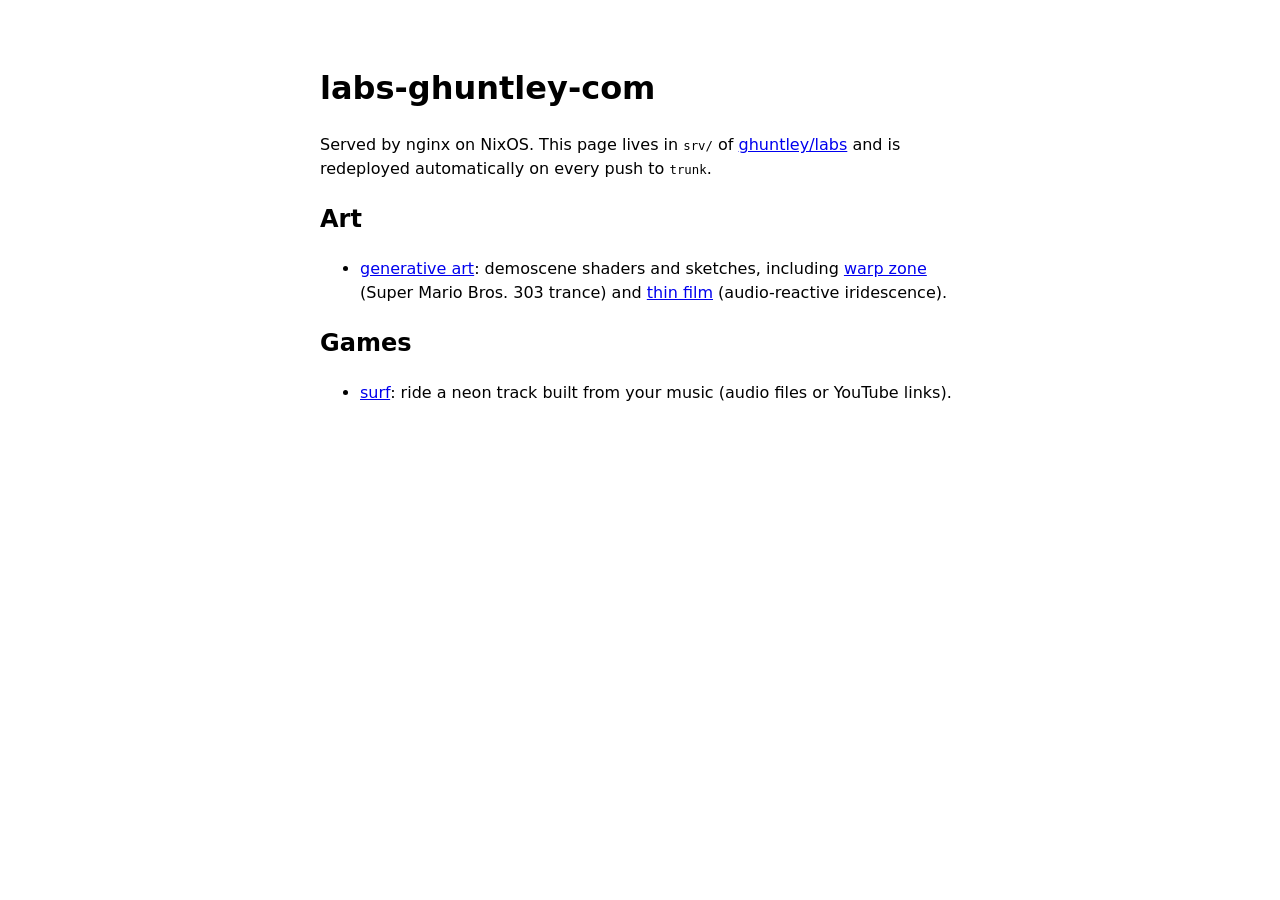
<file: srv/index.html>
<!doctype html>
<html lang="en">
<head>
  <meta charset="utf-8">
  <meta name="viewport" content="width=device-width, initial-scale=1">
  <title>labs.ghuntley.com</title>
  <style>
    :root { color-scheme: light dark; }
    body { font-family: system-ui, sans-serif; max-width: 40rem; margin: 4rem auto; padding: 0 1rem; line-height: 1.5; }
    code { font-size: 0.95em; }
  </style>
</head>
<body>
  <h1>labs-ghuntley-com</h1>
  <p>Served by nginx on NixOS. This page lives in <code>srv/</code> of
    <a href="https://github.com/ghuntley/labs">ghuntley/labs</a> and is redeployed automatically on every push to <code>trunk</code>.</p>
  <h2>Art</h2>
  <ul>
    <li><a href="/art/">generative art</a>: demoscene shaders and sketches, including <a href="/art/1795756437/">warp zone</a> (Super Mario Bros. 303 trance) and <a href="/art/1795745782/">thin film</a> (audio-reactive iridescence).</li>
  </ul>
  <h2>Games</h2>
  <ul>
    <li><a href="/surf/">surf</a>: ride a neon track built from your music (audio files or YouTube links).</li>
  </ul>
</body>
</html>
</file>
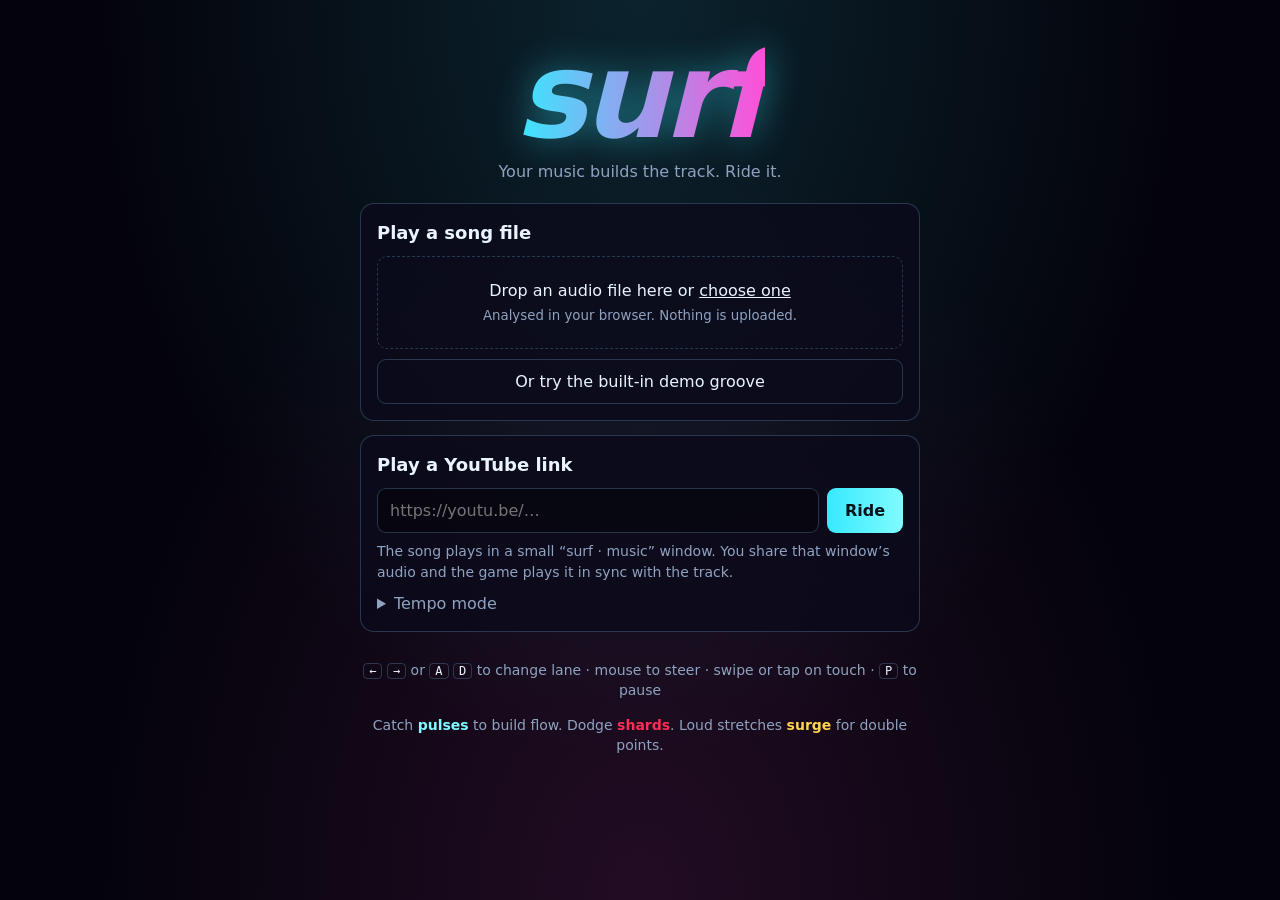
<file: games/surf/index.html>
<!doctype html>
<html lang="en">
<head>
  <meta charset="utf-8">
  <meta name="viewport" content="width=device-width, initial-scale=1, viewport-fit=cover">
  <title>surf</title>
  <meta name="description" content="Ride a neon track built from your music. Local audio files or YouTube links.">
  <link rel="stylesheet" href="style.css">
  <script type="importmap">
    { "imports": { "three": "https://cdn.jsdelivr.net/npm/three@0.170.0/build/three.module.min.js" } }
  </script>
  <script type="module" src="js/main.js"></script>
</head>
<body data-state="boot">
  <canvas id="game" aria-label="Game view"></canvas>
  <div id="flash"></div>

  <main id="menu" class="panel">
    <h1 class="logo">surf</h1>
    <p class="tag">Your music builds the track. Ride it.</p>

    <section class="card">
      <h2>Play a song file</h2>
      <label id="drop" class="drop">
        <input id="file" type="file" accept="audio/*,.mp3,.ogg,.wav,.flac,.m4a,.opus">
        <span>Drop an audio file here or <u>choose one</u></span>
        <small>Analysed in your browser. Nothing is uploaded.</small>
      </label>
      <button id="demo" type="button" class="ghost">Or try the built-in demo groove</button>
    </section>

    <section class="card">
      <h2>Play a YouTube link</h2>
      <form id="yt-form">
        <input id="yt-url" type="url" inputmode="url" placeholder="https://youtu.be/…" autocomplete="off" required>
        <button id="yt-go" type="submit">Ride</button>
      </form>
      <p id="capture-note" class="note"></p>
      <details>
        <summary>Tempo mode</summary>
        <p class="note">Used when tab audio can’t be shared: the track follows a fixed tempo instead of the song.</p>
        <div class="row">
          <label>BPM <input id="bpm" type="number" min="40" max="240" value="120"></label>
          <button id="tap" type="button" class="ghost">Tap the beat</button>
          <label class="check"><input id="force-tempo" type="checkbox"> Always use tempo mode</label>
        </div>
      </details>
    </section>

    <section class="help">
      <p><kbd>←</kbd> <kbd>→</kbd> or <kbd>A</kbd> <kbd>D</kbd> to change lane · mouse to steer · swipe or tap on touch · <kbd>P</kbd> to pause</p>
      <p>Catch <b class="c-pulse">pulses</b> to build flow. Dodge <b class="c-shard">shards</b>. Loud stretches <b class="c-surge">surge</b> for double points.</p>
    </section>
  </main>

  <div id="loading" class="panel center">
    <div class="spinner"></div>
    <p id="status-text">Loading…</p>
  </div>

  <div id="hud">
    <div class="hud-left">
      <div id="song-title"></div>
      <div id="mode" class="badge"></div>
    </div>
    <div class="hud-right">
      <div class="score-label">score</div>
      <div id="score">0</div>
      <div class="flow-row"><span>flow</span> <b id="flow">0</b> <span id="mult">×1</span></div>
    </div>
    <div id="surge" hidden>SURGE ×2</div>
    <button id="pause-btn" type="button" aria-label="Pause">❚❚</button>
    <div id="progress"><div id="progress-bar"></div></div>
    <div id="countdown"></div>
  </div>

  <div id="share" class="panel center">
    <h2>One more step</h2>
    <p class="share-song"><span class="muted">Song:</span> <b id="share-title"></b></p>
    <ol class="steps">
      <li>Press <b>Share music</b> below.</li>
      <li>In the browser’s picker, choose the tab named <b>surf · music</b>.</li>
      <li>Keep <b>Share tab audio</b> switched on, then press <b>Share</b>.</li>
    </ol>
    <p class="note">The music window goes quiet and the game plays the song a moment later, in sync with the track. Keep that window open until the ride ends.</p>
    <button id="share-btn" type="button">Share music</button>
    <button id="share-cancel" type="button" class="ghost">Back</button>
  </div>

  <div id="paused" class="panel center">
    <h2>Paused</h2>
    <button id="resume" type="button">Resume</button>
    <button id="quit" type="button" class="ghost">Quit to menu</button>
  </div>

  <div id="results" class="panel center">
    <p id="r-title" class="muted"></p>
    <div id="r-score" class="big"></div>
    <p id="r-best" class="best"></p>
    <dl>
      <dt>Accuracy</dt><dd id="r-acc"></dd>
      <dt>Pulses</dt><dd id="r-pulses"></dd>
      <dt>Best flow</dt><dd id="r-flow"></dd>
      <dt>Shards hit</dt><dd id="r-shards"></dd>
    </dl>
    <button id="again" type="button">Back to menu</button>
  </div>

  <div id="yt" hidden><div id="yt-player"></div><span class="yt-note">Video runs ahead of the sound</span></div>
  <button id="tap-start" type="button" hidden>Tap to start the music</button>
  <div id="toast" role="status" hidden></div>
</body>
</html>
</file>
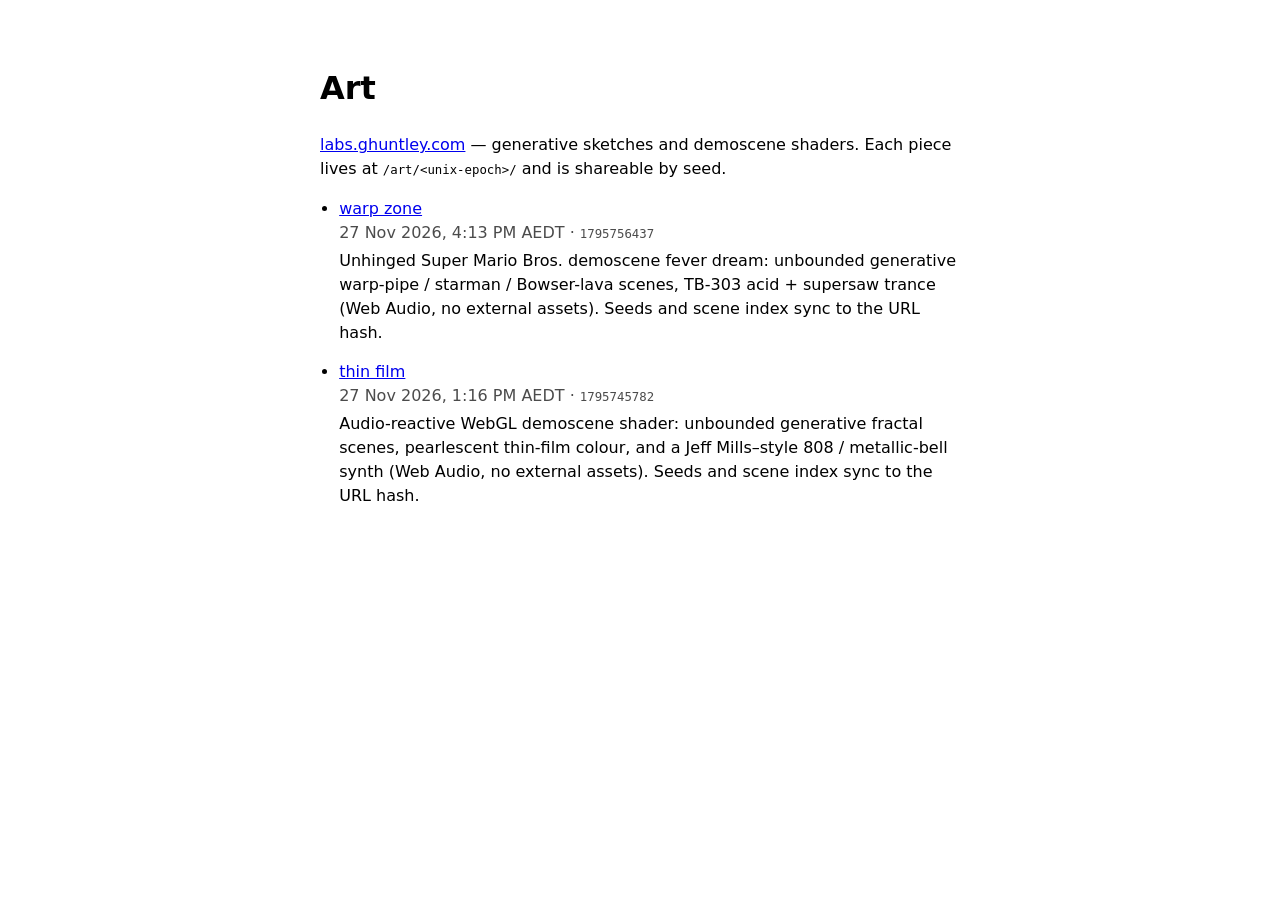
<file: srv/art/index.html>
<!doctype html>
<html lang="en">
<head>
  <meta charset="utf-8">
  <meta name="viewport" content="width=device-width, initial-scale=1">
  <title>art — labs.ghuntley.com</title>
  <style>
    :root { color-scheme: light dark; }
    body { font-family: system-ui, sans-serif; max-width: 40rem; margin: 4rem auto; padding: 0 1rem; line-height: 1.5; }
    code { font-size: 0.95em; }
    ul { padding-left: 1.2rem; }
    li { margin: 0.9rem 0; }
    .meta { color: CanvasText; opacity: 0.7; }
    .desc { margin: 0.25rem 0 0; }
  </style>
</head>
<body>
  <h1>Art</h1>
  <p><a href="/">labs.ghuntley.com</a> — generative sketches and demoscene shaders. Each piece lives at <code>/art/&lt;unix-epoch&gt;/</code> and is shareable by seed.</p>
  <ul>
    <li>
      <a href="/art/1795756437/">warp zone</a>
      <div class="meta"><time datetime="2026-11-27T16:13:57+11:00">27 Nov 2026, 4:13 PM AEDT</time> · <code>1795756437</code></div>
      <p class="desc">Unhinged Super Mario Bros. demoscene fever dream: unbounded generative warp-pipe / starman / Bowser-lava scenes, TB-303 acid + supersaw trance (Web Audio, no external assets). Seeds and scene index sync to the URL hash.</p>
    </li>
    <li>
      <a href="/art/1795745782/">thin film</a>
      <div class="meta"><time datetime="2026-11-27T13:16:22+11:00">27 Nov 2026, 1:16 PM AEDT</time> · <code>1795745782</code></div>
      <p class="desc">Audio-reactive WebGL demoscene shader: unbounded generative fractal scenes, pearlescent thin-film colour, and a Jeff Mills–style 808 / metallic-bell synth (Web Audio, no external assets). Seeds and scene index sync to the URL hash.</p>
    </li>
  </ul>
</body>
</html>
</file>
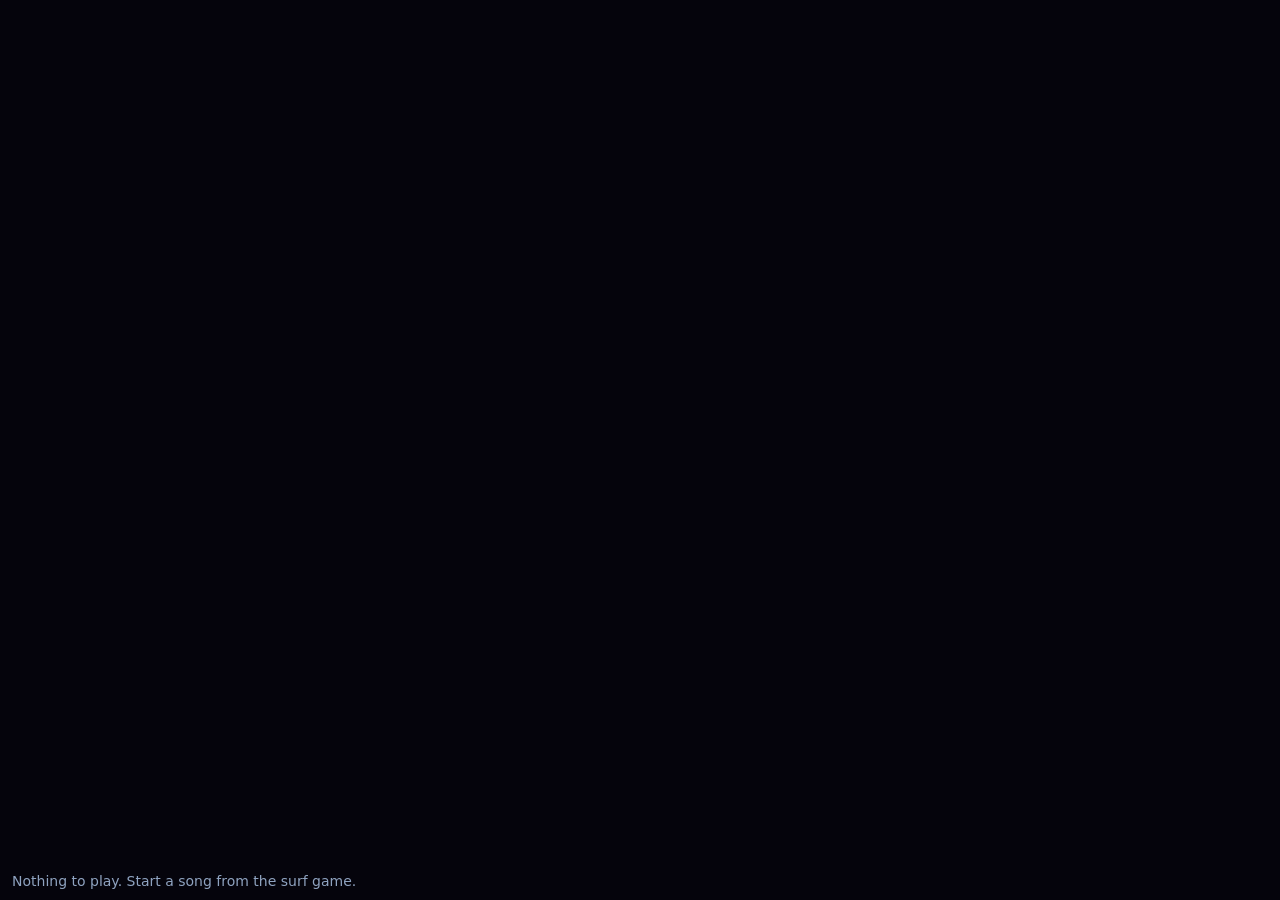
<file: games/surf/player.html>
<!doctype html>
<html lang="en">
<head>
  <meta charset="utf-8">
  <meta name="viewport" content="width=device-width, initial-scale=1">
  <title>surf · music (share this tab)</title>
  <style>
    :root { color-scheme: dark; }
    html, body { margin: 0; height: 100%; background: #05040c; color: #e9f4ff; font: 14px/1.4 system-ui, sans-serif; }
    body { display: flex; flex-direction: column; }
    #player { flex: 1; min-height: 200px; }
    #player iframe { width: 100%; height: 100%; border: 0; display: block; }
    p { margin: 0; padding: 8px 12px; color: #8fa3c0; }
    b { color: #38e8ff; }
  </style>
  <script type="module" src="js/player.js"></script>
</head>
<body>
  <div id="player"></div>
  <p id="msg">This window plays the music for <b>surf</b>. Keep it open. When the game asks, share <b>this tab</b> with tab audio on.</p>
</body>
</html>
</file>
<file: games/surf/style.css>
:root {
  --bg: #05040c;
  --panel: rgba(12, 10, 28, 0.82);
  --line: rgba(140, 220, 255, 0.22);
  --text: #e9f4ff;
  --muted: #8fa3c0;
  --cyan: #38e8ff;
  --pink: #ff4fd8;
  --gold: #ffd34d;
  --red: #ff2d55;
  color-scheme: dark;
}

* { box-sizing: border-box; }
html, body { margin: 0; height: 100%; overflow: hidden; }
body {
  background: var(--bg);
  color: var(--text);
  font: 16px/1.45 system-ui, -apple-system, "Segoe UI", sans-serif;
  -webkit-tap-highlight-color: transparent;
}

#game { position: fixed; inset: 0; width: 100%; height: 100%; display: block; touch-action: none; }

/* Panels show only in their state. */
.panel, #hud { display: none; }
body[data-state="menu"] #menu,
body[data-state="loading"] #loading,
body[data-state="paused"] #paused,
body[data-state="share"] #share,
body[data-state="results"] #results { display: flex; }
body[data-state="ride"] #hud,
body[data-state="countdown"] #hud,
body[data-state="paused"] #hud { display: block; }

.panel {
  position: fixed; inset: 0; z-index: 10;
  flex-direction: column; align-items: center;
  overflow-y: auto; padding: 24px 16px 40px;
  background: radial-gradient(ellipse at 50% 0%, rgba(56, 232, 255, 0.14), transparent 60%),
              radial-gradient(ellipse at 50% 100%, rgba(255, 79, 216, 0.12), transparent 60%),
              rgba(5, 4, 12, 0.88);
}
.panel.center { justify-content: center; gap: 12px; }

.logo {
  font-size: clamp(56px, 14vw, 120px); line-height: 1; margin: 12px 0 0;
  font-weight: 900; letter-spacing: -0.04em; font-style: italic;
  background: linear-gradient(90deg, var(--cyan), var(--pink));
  -webkit-background-clip: text; background-clip: text; color: transparent;
  filter: drop-shadow(0 0 18px rgba(56, 232, 255, 0.45));
}
.tag { color: var(--muted); margin: 4px 0 20px; }

.card {
  width: 100%; max-width: 560px; margin: 0 0 14px; padding: 16px;
  background: var(--panel); border: 1px solid var(--line); border-radius: 14px;
}
.card h2 { margin: 0 0 10px; font-size: 18px; }

.drop {
  display: flex; flex-direction: column; align-items: center; gap: 4px;
  padding: 22px 12px; border: 1.5px dashed var(--line); border-radius: 10px;
  cursor: pointer; text-align: center; transition: border-color 0.15s, background 0.15s;
}
.drop:hover, .drop.over { border-color: var(--cyan); background: rgba(56, 232, 255, 0.06); }
.drop input { position: absolute; width: 1px; height: 1px; opacity: 0; }
.drop small { color: var(--muted); }

form { display: flex; gap: 8px; }
input[type="url"], input[type="number"] {
  flex: 1; min-width: 0; padding: 10px 12px; border-radius: 9px;
  border: 1px solid var(--line); background: rgba(0, 0, 0, 0.35); color: var(--text); font: inherit;
}
input[type="number"] { width: 5.5em; flex: none; }
input:focus-visible, button:focus-visible, summary:focus-visible { outline: 2px solid var(--cyan); outline-offset: 2px; }

button {
  padding: 10px 18px; border-radius: 9px; border: 0; cursor: pointer; font: inherit; font-weight: 700;
  color: #04121a; background: linear-gradient(90deg, var(--cyan), #7ffcff);
}
button.ghost { background: transparent; color: var(--text); border: 1px solid var(--line); font-weight: 500; }
button.ghost:hover { border-color: var(--cyan); }
#demo { margin-top: 10px; width: 100%; }

.note { color: var(--muted); font-size: 14px; margin: 8px 0 0; }
details { margin-top: 10px; }
summary { cursor: pointer; color: var(--muted); }
.row { display: flex; flex-wrap: wrap; gap: 10px; align-items: center; margin-top: 8px; }
.row label { display: flex; gap: 6px; align-items: center; }
.check { font-size: 14px; color: var(--muted); }

.help { max-width: 560px; color: var(--muted); font-size: 14px; text-align: center; }
kbd { border: 1px solid var(--line); border-radius: 4px; padding: 0 5px; font: 12px ui-monospace, monospace; color: var(--text); }
.c-pulse { color: #7ffcff; } .c-shard { color: var(--red); } .c-surge { color: var(--gold); }

.spinner {
  width: 44px; height: 44px; border-radius: 50%;
  border: 3px solid var(--line); border-top-color: var(--cyan);
  animation: spin 0.8s linear infinite;
}
@keyframes spin { to { transform: rotate(360deg); } }

/* HUD */
#hud { position: fixed; inset: 0; z-index: 5; pointer-events: none; }
.hud-left { position: absolute; top: 14px; left: 16px; max-width: 45vw; }
#song-title { font-weight: 700; white-space: nowrap; overflow: hidden; text-overflow: ellipsis; text-shadow: 0 0 8px #000; }
.badge { display: inline-block; margin-top: 4px; padding: 2px 8px; border-radius: 99px; font-size: 12px;
  border: 1px solid var(--line); color: var(--muted); background: rgba(0, 0, 0, 0.4); }
.hud-right { position: absolute; top: 10px; right: 64px; text-align: right; }
.score-label { font-size: 11px; letter-spacing: 0.2em; color: var(--muted); text-transform: uppercase; }
#score { font-size: clamp(26px, 6vw, 40px); font-weight: 900; font-variant-numeric: tabular-nums; text-shadow: 0 0 12px rgba(56, 232, 255, 0.6); }
.flow-row { font-size: 14px; color: var(--muted); }
.flow-row b { color: var(--text); font-variant-numeric: tabular-nums; }
#mult { color: var(--cyan); font-weight: 700; }
#surge {
  position: absolute; top: 74px; left: 50%; transform: translateX(-50%);
  font-weight: 900; letter-spacing: 0.15em; color: var(--gold);
  text-shadow: 0 0 14px rgba(255, 211, 77, 0.8); animation: pulse 0.6s ease-in-out infinite alternate;
}
@keyframes pulse { from { opacity: 0.6; } to { opacity: 1; } }
#pause-btn {
  position: absolute; top: 12px; right: 12px; pointer-events: auto;
  width: 40px; height: 40px; padding: 0; border-radius: 50%; font-size: 13px;
  background: rgba(0, 0, 0, 0.45); color: var(--text); border: 1px solid var(--line);
}
#progress { position: absolute; left: 0; right: 0; bottom: 0; height: 4px; background: rgba(255, 255, 255, 0.08); }
#progress-bar { height: 100%; width: 0; background: linear-gradient(90deg, var(--cyan), var(--pink)); }
#countdown {
  display: none; position: absolute; top: 40%; left: 50%; transform: translate(-50%, -50%);
  font-size: 96px; font-weight: 900; color: var(--text); text-shadow: 0 0 24px var(--cyan);
}
body[data-state="countdown"] #countdown { display: block; }

#flash { position: fixed; inset: 0; z-index: 4; pointer-events: none; background: var(--red); opacity: 0; }
#flash.on { animation: flash 0.35s ease-out; }
@keyframes flash { from { opacity: 0.35; } to { opacity: 0; } }

/* Results / pause */
#results .big { font-size: clamp(48px, 12vw, 84px); font-weight: 900; text-shadow: 0 0 24px rgba(56, 232, 255, 0.6); }
.muted { color: var(--muted); margin: 0; }
.best { color: var(--gold); margin: 0; font-weight: 700; }
dl { display: grid; grid-template-columns: auto auto; gap: 6px 24px; margin: 8px 0 12px; }
dt { color: var(--muted); } dd { margin: 0; font-weight: 700; text-align: right; font-variant-numeric: tabular-nums; }

/* YouTube player: shown while loading, then in a corner during the ride.
   The YouTube API terms require the player to stay visible (min 200x200). */
#yt { position: fixed; z-index: 20; right: 16px; bottom: 16px; width: 240px; }
#yt[hidden] { display: none; }
#yt-player { width: 240px; height: 200px; border-radius: 8px; overflow: hidden; border: 1px solid var(--line); background: #000; }
#yt-player iframe { width: 100%; height: 100%; display: block; }
.yt-note { display: none; font-size: 11px; color: var(--muted); }
#yt.corner .yt-note { display: block; }
body[data-state="results"] #yt, body[data-state="menu"] #yt { display: none; }

#tap-start {
  position: fixed; z-index: 30; left: 50%; top: 55%; transform: translateX(-50%);
  box-shadow: 0 0 24px rgba(56, 232, 255, 0.6);
}
#tap-start[hidden] { display: none; }

#toast {
  position: fixed; z-index: 40; left: 50%; bottom: 24px; transform: translateX(-50%);
  max-width: min(560px, calc(100vw - 32px)); padding: 10px 14px; border-radius: 10px;
  background: rgba(20, 16, 40, 0.95); border: 1px solid var(--line); font-size: 14px;
}
#toast[hidden] { display: none; }

@media (max-width: 600px) {
  #yt, #yt-player { width: 200px; }
  .hud-right { right: 60px; }
}
@media (prefers-reduced-motion: reduce) {
  #surge { animation: none; }
  #flash.on { animation-duration: 0.01s; }
}

/* Share step (YouTube, beat-locked) */
#share { text-align: center; }
#share h2 { margin: 0; }
.share-song { margin: 0; max-width: 560px; }
.steps { text-align: left; max-width: 460px; margin: 4px 0; padding-left: 1.4em; line-height: 1.7; }
#share .note { max-width: 460px; }
</file>
